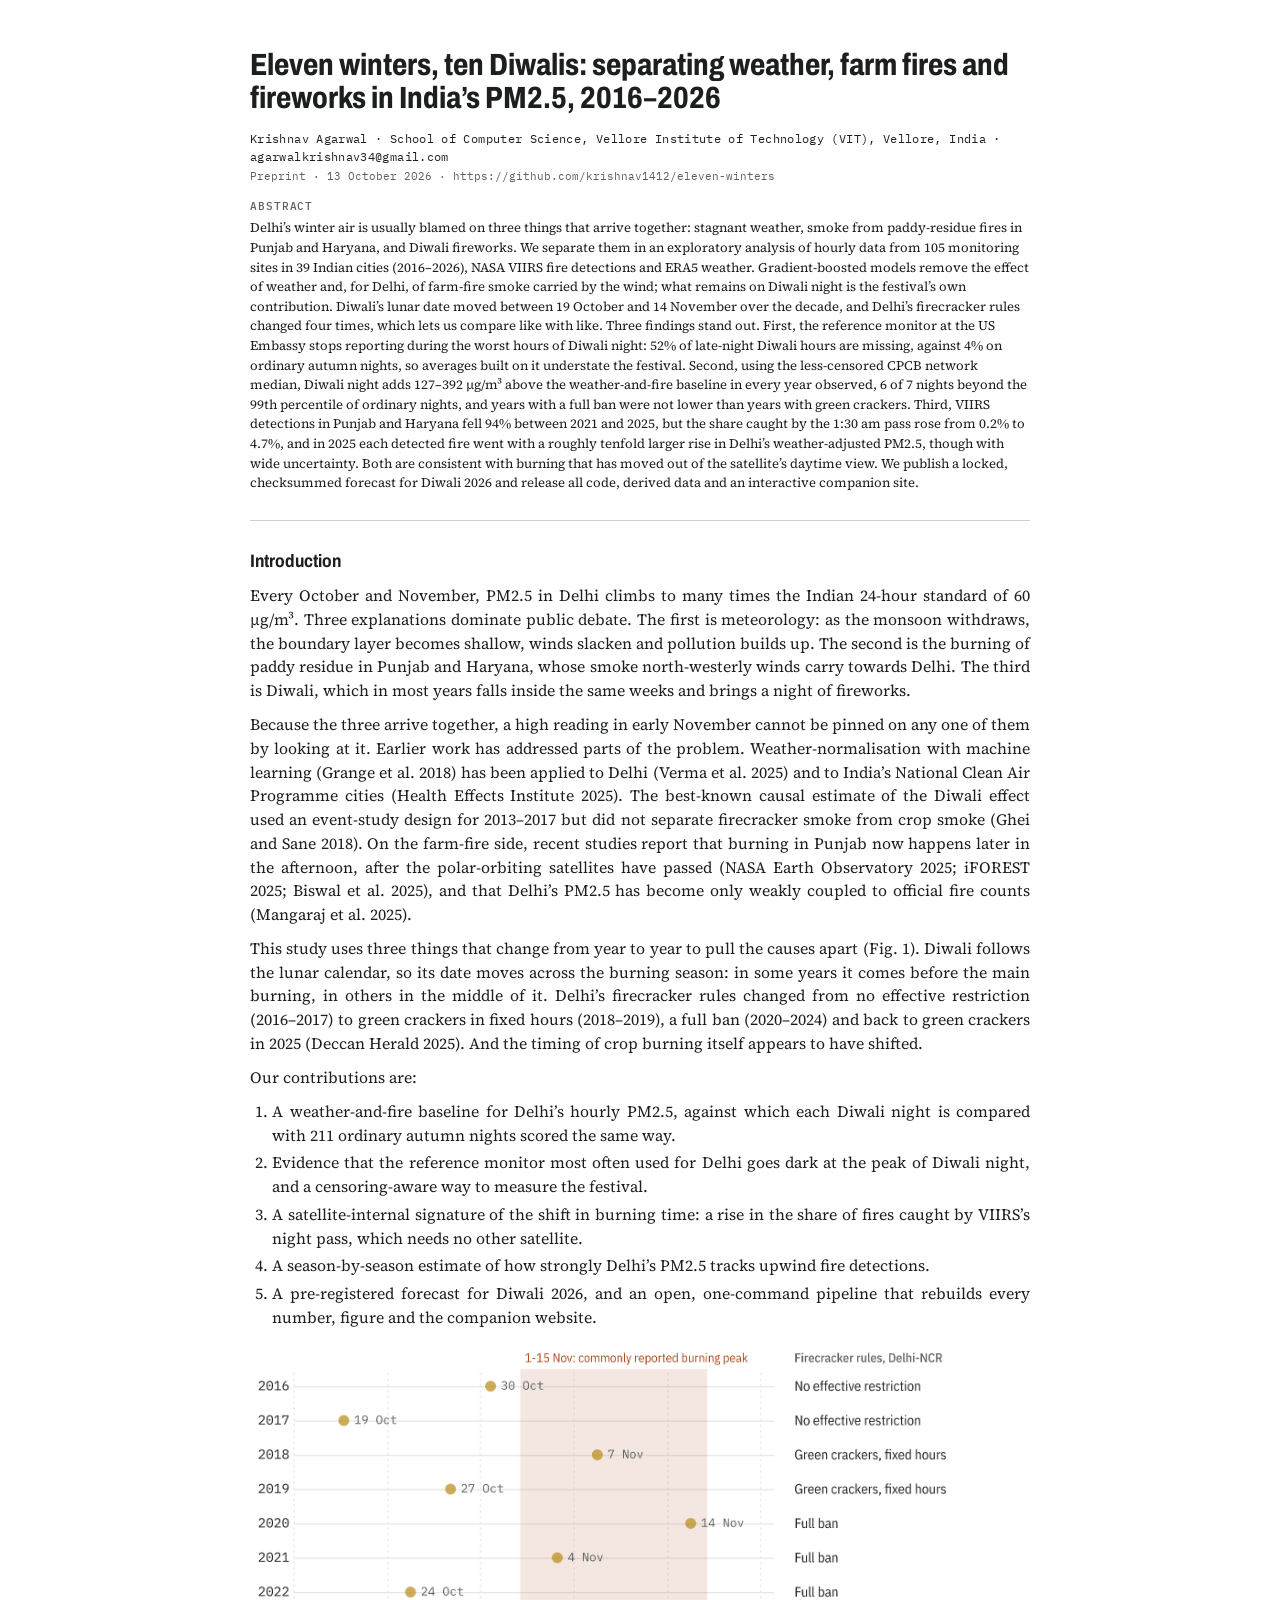
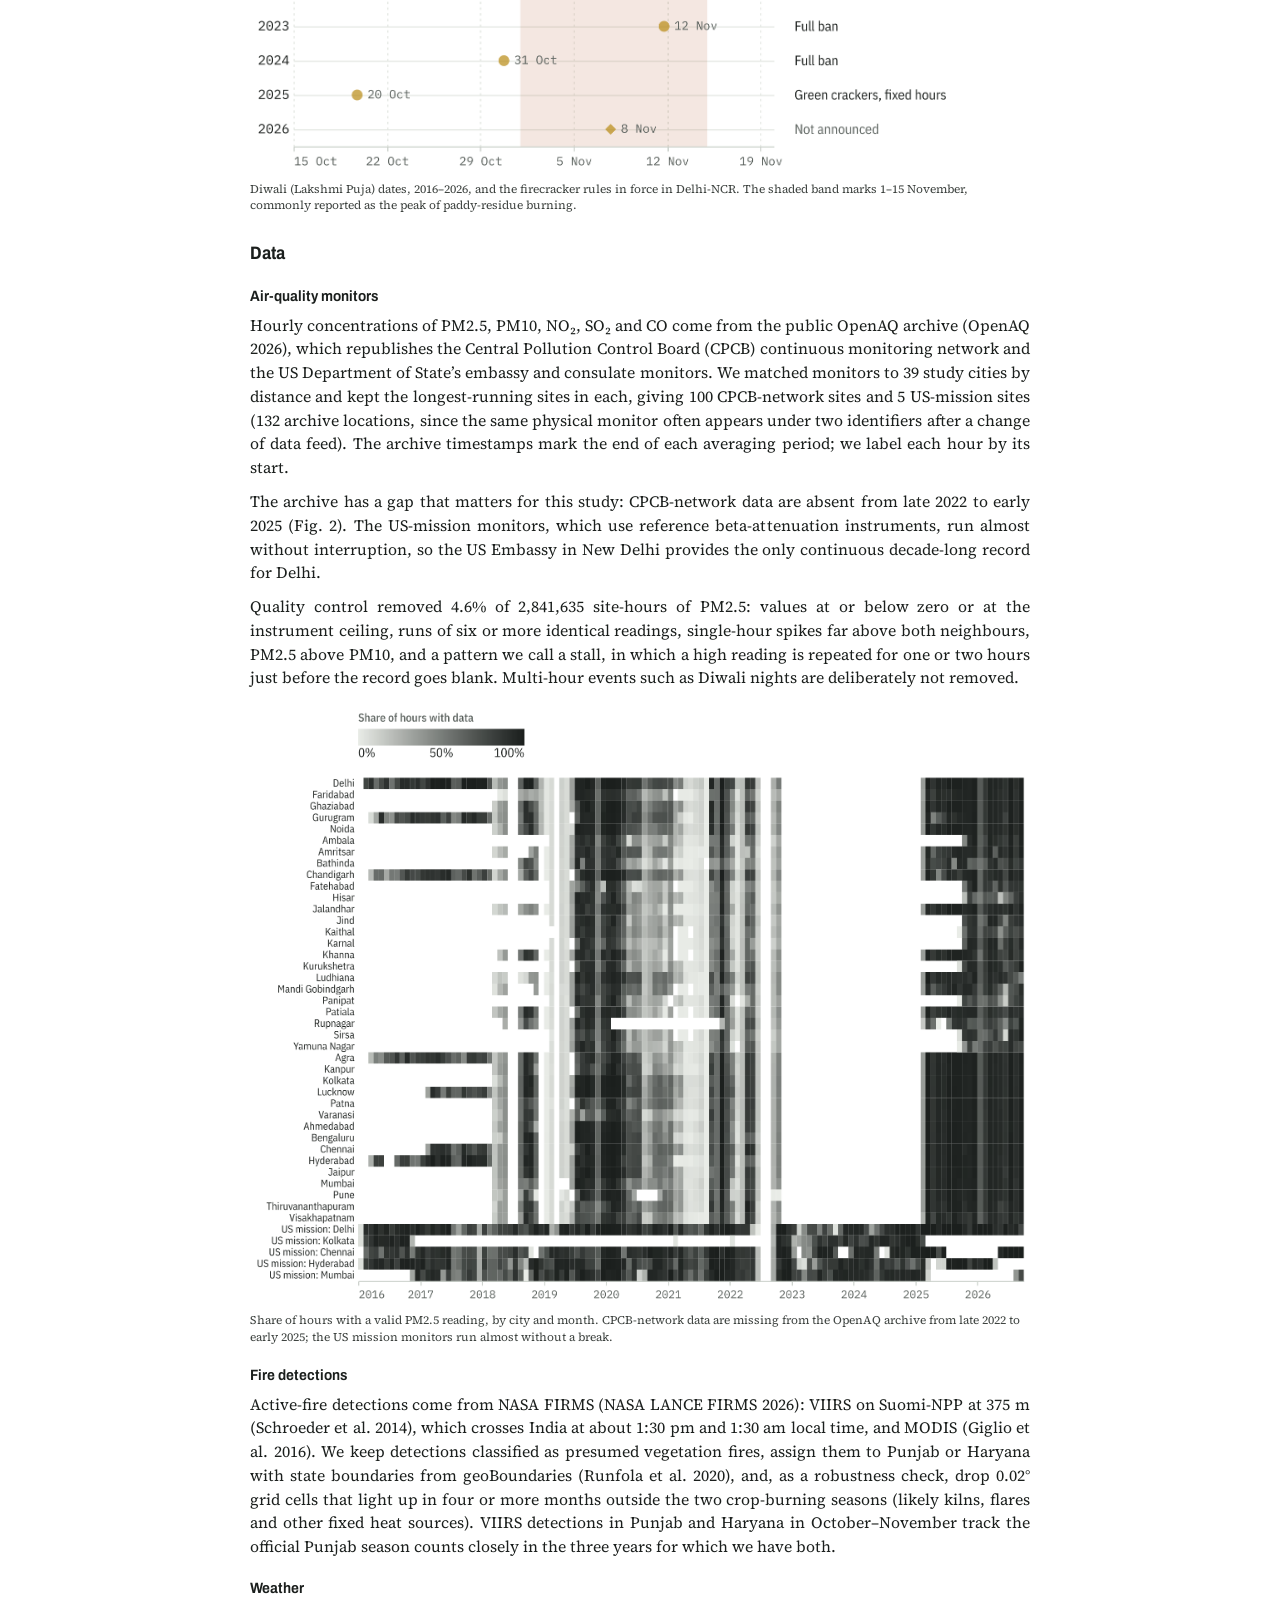
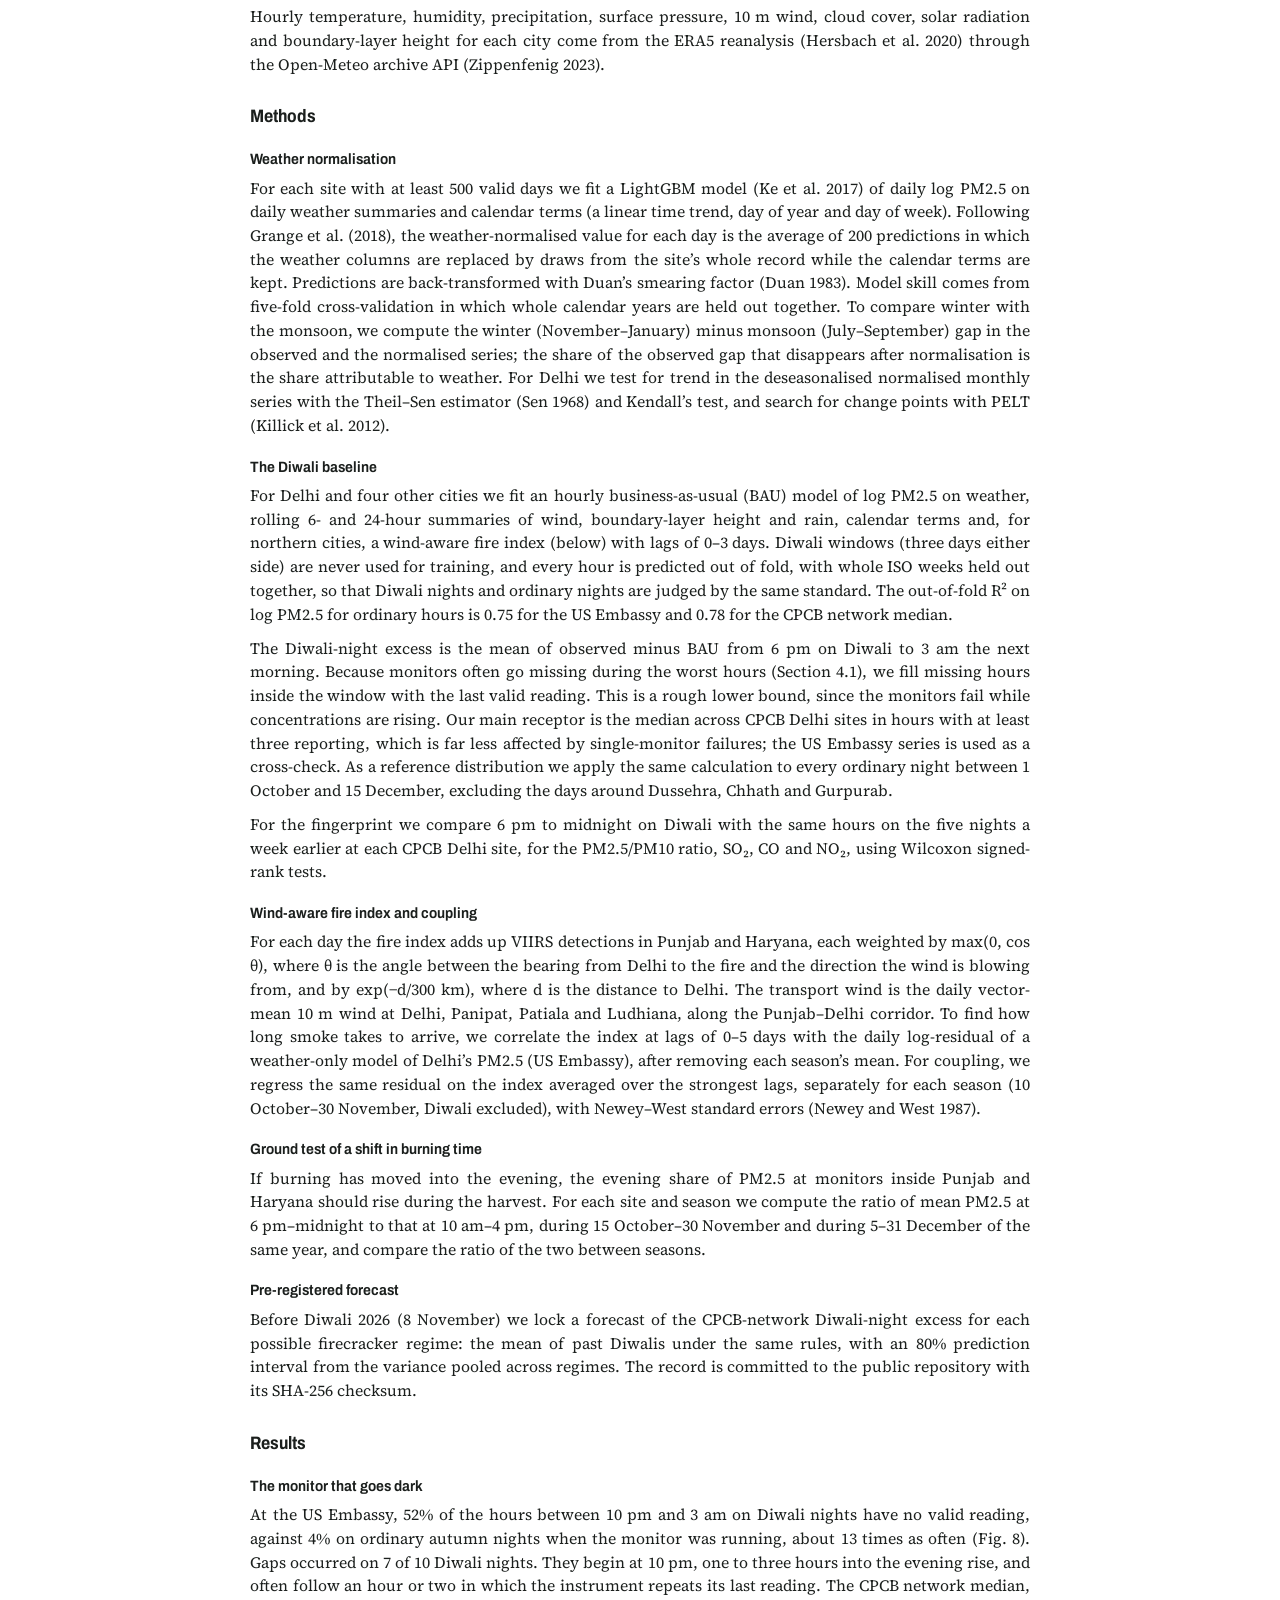
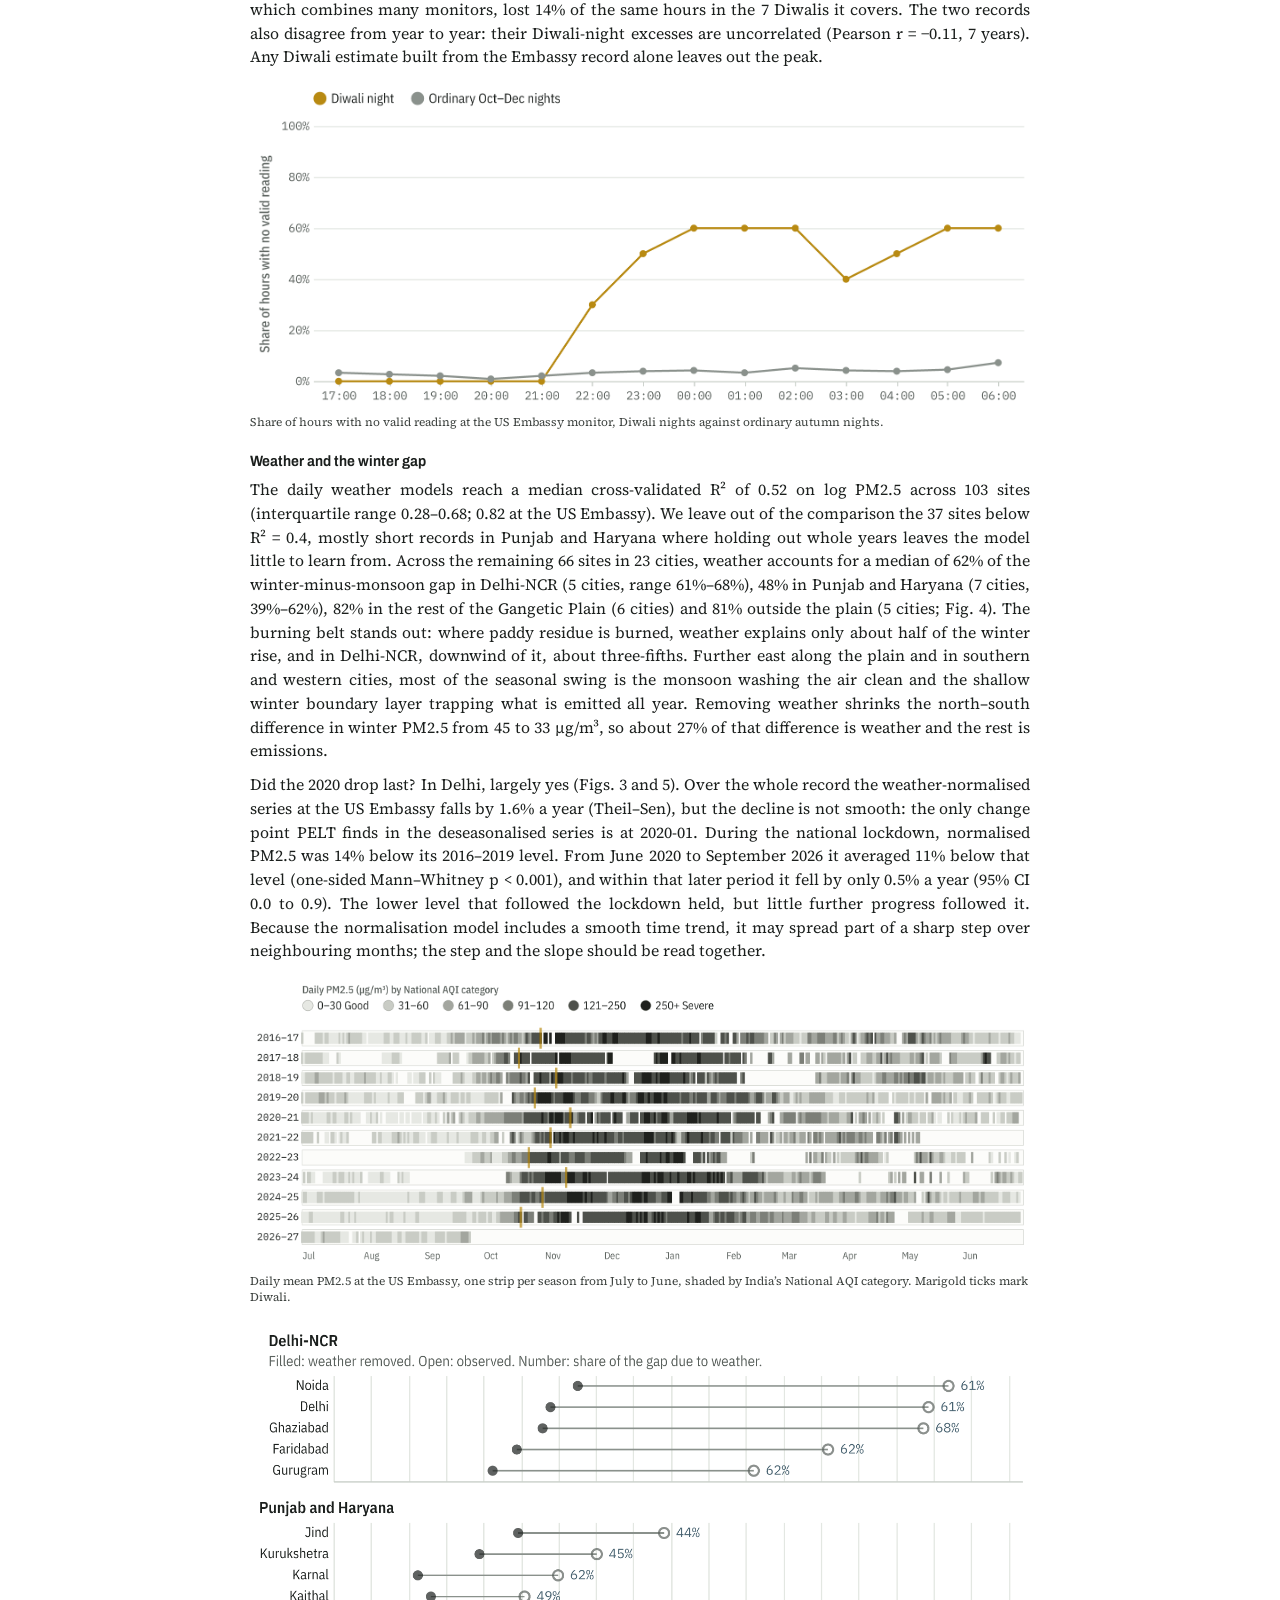
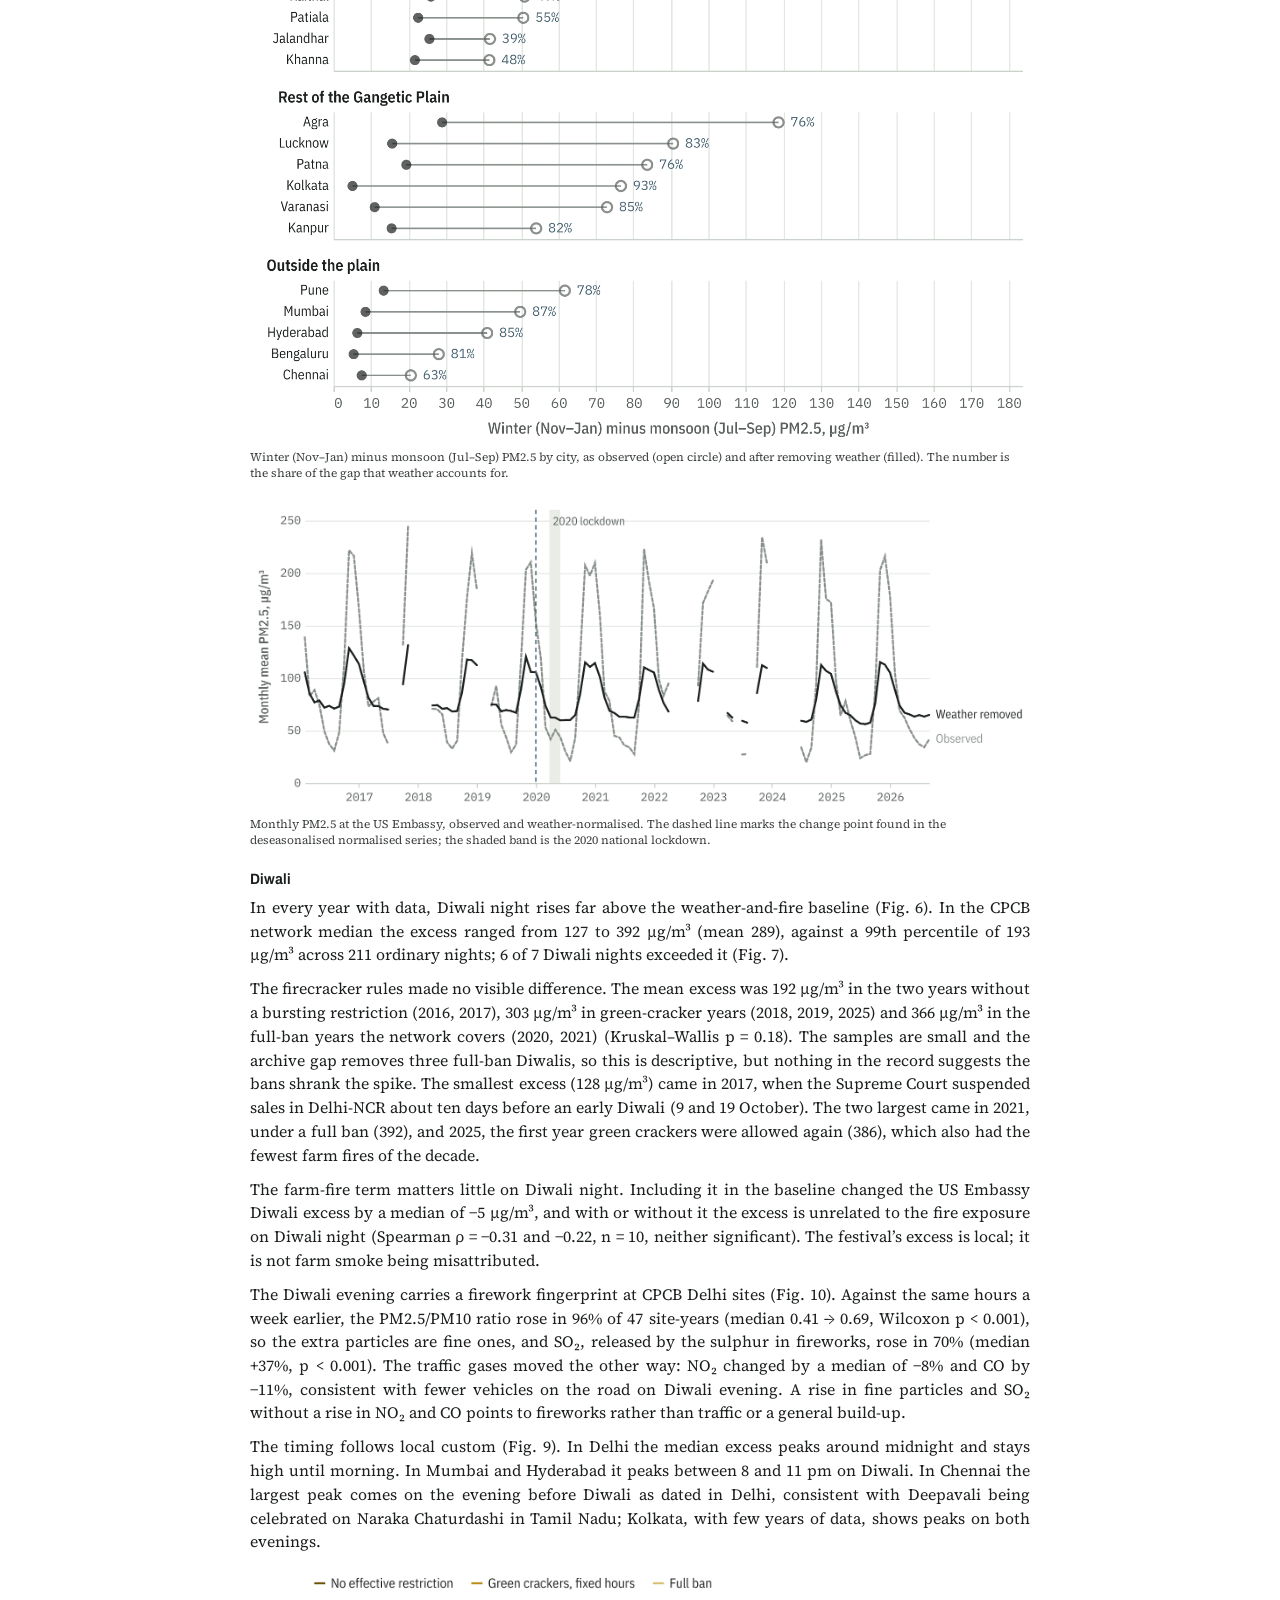
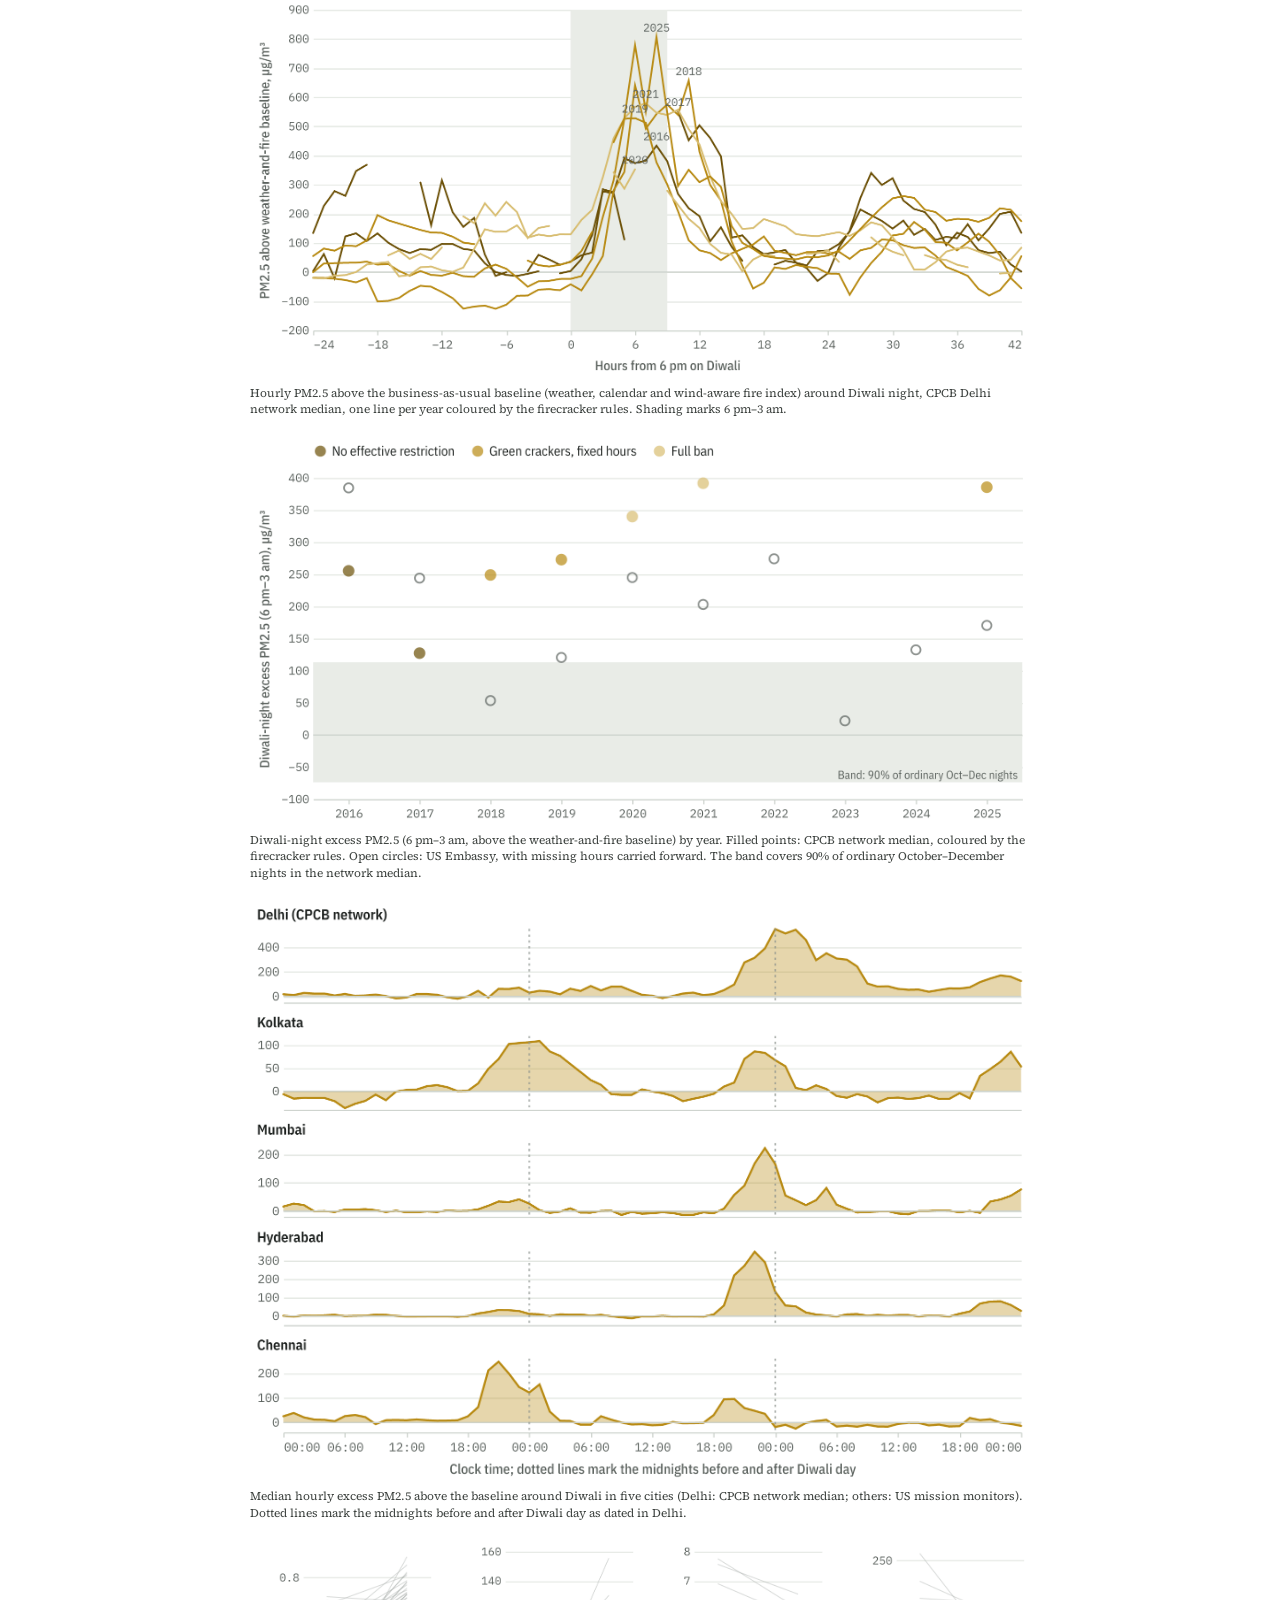
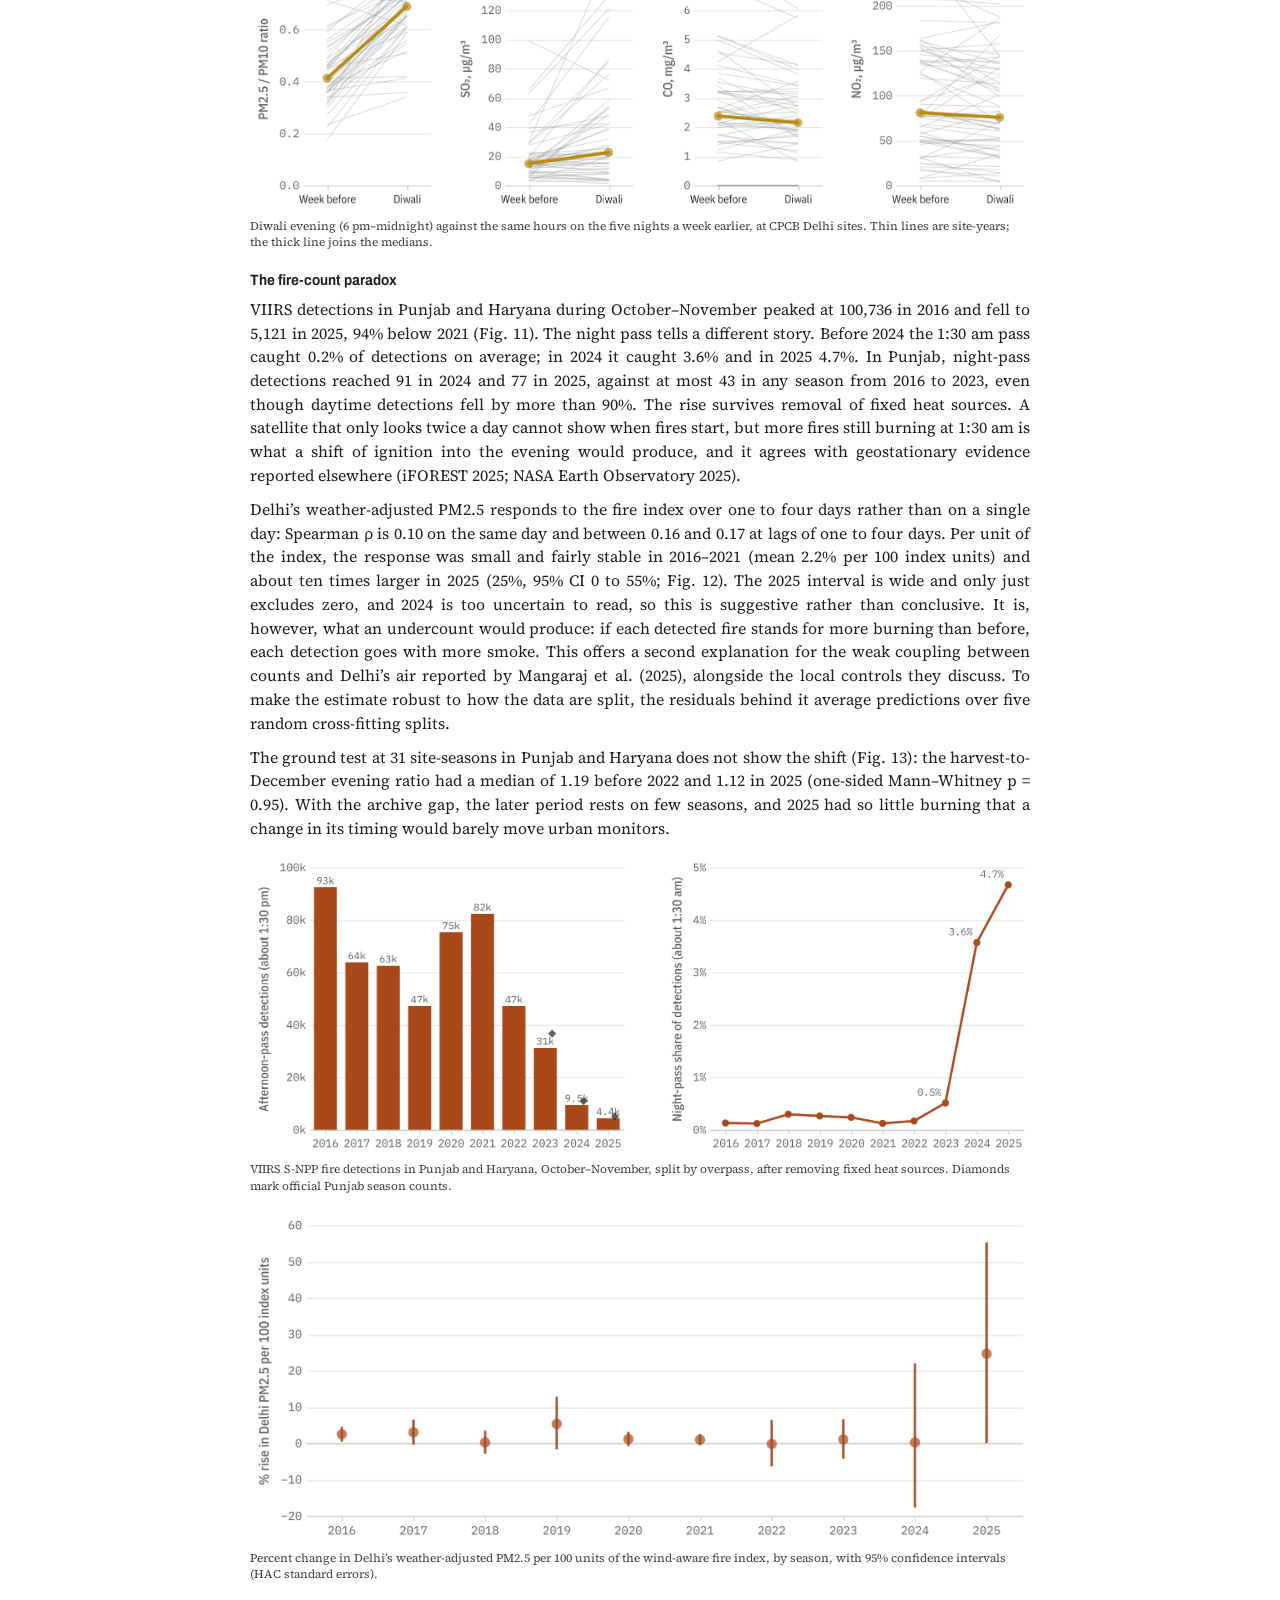
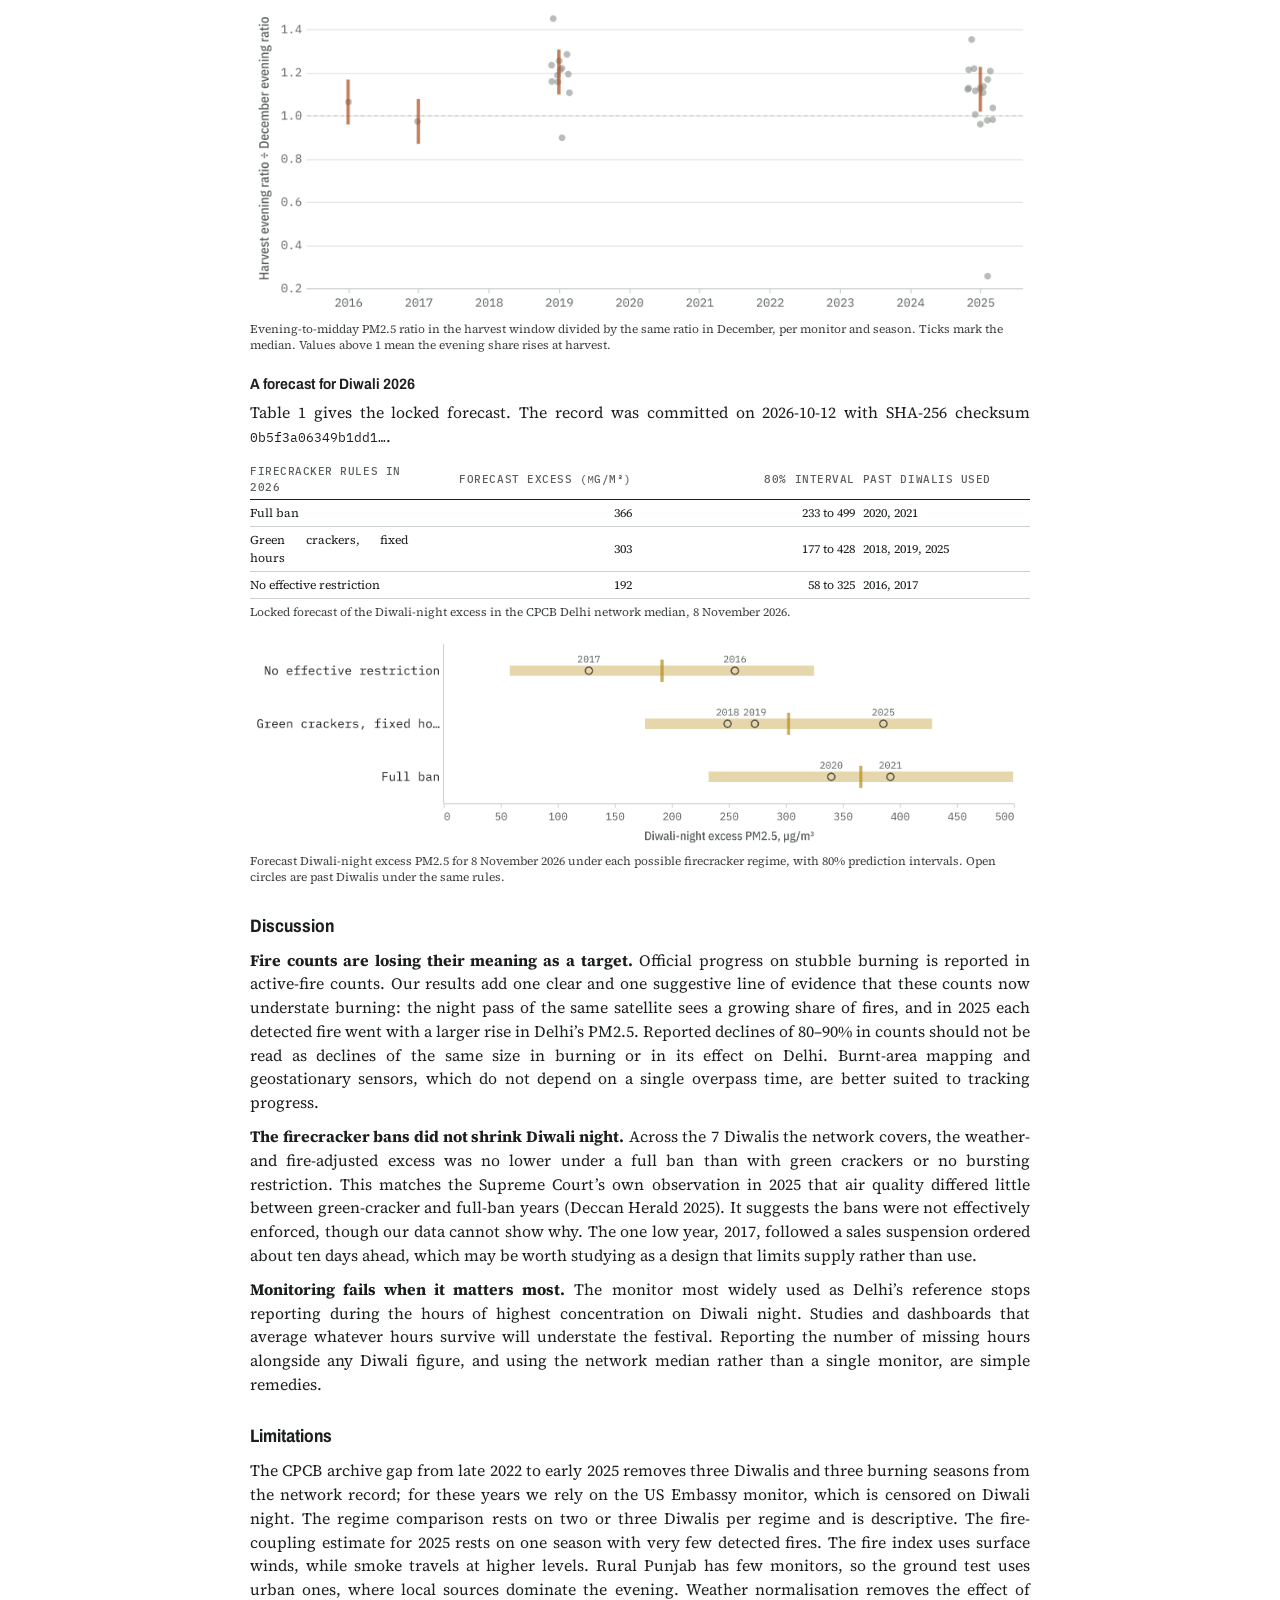
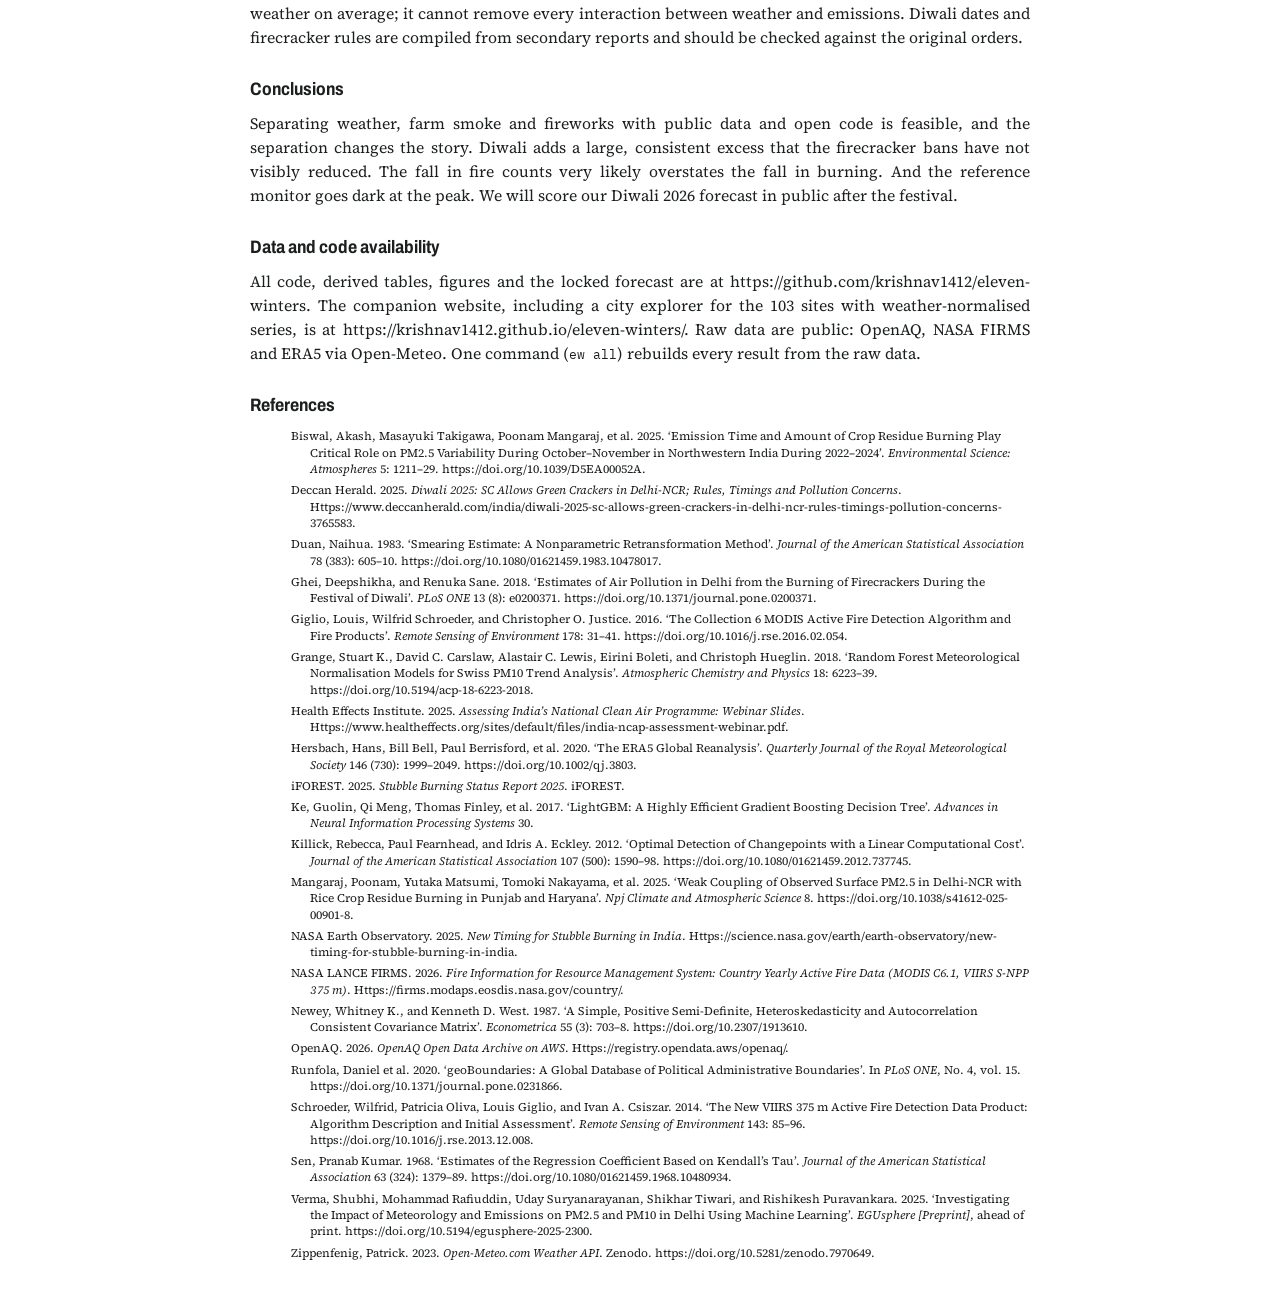
<file: paper/paper.html>
<!DOCTYPE html>
<html xmlns="http://www.w3.org/1999/xhtml" lang="en-GB" xml:lang="en-GB">
<head>
  <meta charset="utf-8" />
  <meta name="generator" content="pandoc" />
  <meta name="viewport" content="width=device-width, initial-scale=1.0, user-scalable=yes" />
  <meta name="author" content="Krishnav Agarwal · School of Computer Science, Vellore Institute of Technology (VIT), Vellore, India · agarwalkrishnav34@gmail.com" />
  <meta name="keywords" content="PM2.5, Diwali, crop residue
burning, weather normalisation, VIIRS, data censoring, exploratory data
analysis, India" />
  <title>Eleven winters, ten Diwalis: separating weather, farm fires and fireworks in India’s PM2.5, 2016–2026</title>
  <style>
    /* Default styles provided by pandoc.
    ** See https://pandoc.org/MANUAL.html#variables-for-html for config info.
    */
    code{white-space: pre-wrap;}
    span.smallcaps{font-variant: small-caps;}
    div.columns{display: flex; gap: min(4vw, 1.5em);}
    div.column{flex: auto; overflow-x: auto;}
    div.hanging-indent{margin-left: 1.5em; text-indent: -1.5em;}
    /* The extra [class] is a hack that increases specificity enough to
       override a similar rule in reveal.js */
    ul.task-list[class]{list-style: none;}
    ul.task-list li input[type="checkbox"] {
      font-size: inherit;
      width: 0.8em;
      margin: 0 0.8em 0.2em -1.6em;
      vertical-align: middle;
    }
    .display.math{display: block; text-align: center; margin: 0.5rem auto;}
    /* CSS for citations */
    div.csl-bib-body { }
    div.csl-entry {
      clear: both;
    }
    .hanging-indent div.csl-entry {
      margin-left:2em;
      text-indent:-2em;
    }
    div.csl-left-margin {
      min-width:2em;
      float:left;
    }
    div.csl-right-inline {
      margin-left:2em;
      padding-left:1em;
    }
    div.csl-indent {
      margin-left: 2em;
    }  </style>
  <link rel="stylesheet" href="paper.css" />
  <link rel="stylesheet" href="https://fonts.googleapis.com/css2?family=Archivo:wdth,wght@62..125,100..900&family=IBM+Plex+Mono:wght@400;500&family=Source+Serif+4:ital,opsz,wght@0,8..60,200..900;1,8..60,200..900&display=swap">
</head>
<body>
<header id="title-block-header">
<h1 class="title">Eleven winters, ten Diwalis: separating weather, farm
fires and fireworks in India’s PM2.5, 2016–2026</h1>
<p class="author">Krishnav Agarwal · School of Computer Science, Vellore
Institute of Technology (VIT), Vellore, India ·
agarwalkrishnav34@gmail.com</p>
<p class="date">Preprint · 13 October 2026 ·
https://github.com/krishnav1412/eleven-winters</p>
<div class="abstract">
<div class="abstract-title">Abstract</div>
<p>Delhi’s winter air is usually blamed on three things that arrive
together: stagnant weather, smoke from paddy-residue fires in Punjab and
Haryana, and Diwali fireworks. We separate them in an exploratory
analysis of hourly data from 105 monitoring sites in 39 Indian cities
(2016–2026), NASA VIIRS fire detections and ERA5 weather.
Gradient-boosted models remove the effect of weather and, for Delhi, of
farm-fire smoke carried by the wind; what remains on Diwali night is the
festival’s own contribution. Diwali’s lunar date moved between 19
October and 14 November over the decade, and Delhi’s firecracker rules
changed four times, which lets us compare like with like. Three findings
stand out. First, the reference monitor at the US Embassy stops
reporting during the worst hours of Diwali night: 52% of late-night
Diwali hours are missing, against 4% on ordinary autumn nights, so
averages built on it understate the festival. Second, using the
less-censored CPCB network median, Diwali night adds 127–392 µg/m³ above
the weather-and-fire baseline in every year observed, 6 of 7 nights
beyond the 99th percentile of ordinary nights, and years with a full ban
were not lower than years with green crackers. Third, VIIRS detections
in Punjab and Haryana fell 94% between 2021 and 2025, but the share
caught by the 1:30 am pass rose from 0.2% to 4.7%, and in 2025 each
detected fire went with a roughly tenfold larger rise in Delhi’s
weather-adjusted PM2.5, though with wide uncertainty. Both are
consistent with burning that has moved out of the satellite’s daytime
view. We publish a locked, checksummed forecast for Diwali 2026 and
release all code, derived data and an interactive companion site.</p>
</div>
</header>
<h1 id="introduction">Introduction</h1>
<p>Every October and November, PM2.5 in Delhi climbs to many times the
Indian 24-hour standard of 60 µg/m³. Three explanations dominate public
debate. The first is meteorology: as the monsoon withdraws, the boundary
layer becomes shallow, winds slacken and pollution builds up. The second
is the burning of paddy residue in Punjab and Haryana, whose smoke
north-westerly winds carry towards Delhi. The third is Diwali, which in
most years falls inside the same weeks and brings a night of
fireworks.</p>
<p>Because the three arrive together, a high reading in early November
cannot be pinned on any one of them by looking at it. Earlier work has
addressed parts of the problem. Weather-normalisation with machine
learning <span class="citation" data-cites="grange2018">(<a
href="#ref-grange2018" role="doc-biblioref">Grange et al.
2018</a>)</span> has been applied to Delhi <span class="citation"
data-cites="verma2025">(<a href="#ref-verma2025"
role="doc-biblioref">Verma et al. 2025</a>)</span> and to India’s
National Clean Air Programme cities <span class="citation"
data-cites="hei_ncap">(<a href="#ref-hei_ncap"
role="doc-biblioref">Health Effects Institute 2025</a>)</span>. The
best-known causal estimate of the Diwali effect used an event-study
design for 2013–2017 but did not separate firecracker smoke from crop
smoke <span class="citation" data-cites="ghei2018">(<a
href="#ref-ghei2018" role="doc-biblioref">Ghei and Sane
2018</a>)</span>. On the farm-fire side, recent studies report that
burning in Punjab now happens later in the afternoon, after the
polar-orbiting satellites have passed <span class="citation"
data-cites="nasaeo2025 iforest2025 biswal2025">(<a
href="#ref-nasaeo2025" role="doc-biblioref">NASA Earth Observatory
2025</a>; <a href="#ref-iforest2025" role="doc-biblioref"><span
class="nocase">iFOREST</span> 2025</a>; <a href="#ref-biswal2025"
role="doc-biblioref">Biswal et al. 2025</a>)</span>, and that Delhi’s
PM2.5 has become only weakly coupled to official fire counts <span
class="citation" data-cites="mangaraj2025">(<a href="#ref-mangaraj2025"
role="doc-biblioref"><span class="nocase">Mangaraj et al.</span>
2025</a>)</span>.</p>
<p>This study uses three things that change from year to year to pull
the causes apart (Fig. 1). Diwali follows the lunar calendar, so its
date moves across the burning season: in some years it comes before the
main burning, in others in the middle of it. Delhi’s firecracker rules
changed from no effective restriction (2016–2017) to green crackers in
fixed hours (2018–2019), a full ban (2020–2024) and back to green
crackers in 2025 <span class="citation" data-cites="dh2025">(<a
href="#ref-dh2025" role="doc-biblioref">Deccan Herald 2025</a>)</span>.
And the timing of crop burning itself appears to have shifted.</p>
<p>Our contributions are:</p>
<ol type="1">
<li>A weather-and-fire baseline for Delhi’s hourly PM2.5, against which
each Diwali night is compared with 211 ordinary autumn nights scored the
same way.</li>
<li>Evidence that the reference monitor most often used for Delhi goes
dark at the peak of Diwali night, and a censoring-aware way to measure
the festival.</li>
<li>A satellite-internal signature of the shift in burning time: a rise
in the share of fires caught by VIIRS’s night pass, which needs no other
satellite.</li>
<li>A season-by-season estimate of how strongly Delhi’s PM2.5 tracks
upwind fire detections.</li>
<li>A pre-registered forecast for Diwali 2026, and an open, one-command
pipeline that rebuilds every number, figure and the companion
website.</li>
</ol>
<figure>
<img src="figures/fig01_design.png" style="width:100.0%"
alt="Diwali (Lakshmi Puja) dates, 2016–2026, and the firecracker rules in force in Delhi-NCR. The shaded band marks 1–15 November, commonly reported as the peak of paddy-residue burning." />
<figcaption aria-hidden="true">Diwali (Lakshmi Puja) dates, 2016–2026,
and the firecracker rules in force in Delhi-NCR. The shaded band marks
1–15 November, commonly reported as the peak of paddy-residue
burning.</figcaption>
</figure>
<h1 id="data">Data</h1>
<h2 id="air-quality-monitors">Air-quality monitors</h2>
<p>Hourly concentrations of PM2.5, PM10, NO₂, SO₂ and CO come from the
public OpenAQ archive <span class="citation" data-cites="openaq">(<a
href="#ref-openaq" role="doc-biblioref">OpenAQ 2026</a>)</span>, which
republishes the Central Pollution Control Board (CPCB) continuous
monitoring network and the US Department of State’s embassy and
consulate monitors. We matched monitors to 39 study cities by distance
and kept the longest-running sites in each, giving 100 CPCB-network
sites and 5 US-mission sites (132 archive locations, since the same
physical monitor often appears under two identifiers after a change of
data feed). The archive timestamps mark the end of each averaging
period; we label each hour by its start.</p>
<p>The archive has a gap that matters for this study: CPCB-network data
are absent from late 2022 to early 2025 (Fig. 2). The US-mission
monitors, which use reference beta-attenuation instruments, run almost
without interruption, so the US Embassy in New Delhi provides the only
continuous decade-long record for Delhi.</p>
<p>Quality control removed 4.6% of 2,841,635 site-hours of PM2.5: values
at or below zero or at the instrument ceiling, runs of six or more
identical readings, single-hour spikes far above both neighbours, PM2.5
above PM10, and a pattern we call a stall, in which a high reading is
repeated for one or two hours just before the record goes blank.
Multi-hour events such as Diwali nights are deliberately not
removed.</p>
<figure>
<img src="figures/fig02_coverage.png" style="width:100.0%"
alt="Share of hours with a valid PM2.5 reading, by city and month. CPCB-network data are missing from the OpenAQ archive from late 2022 to early 2025; the US mission monitors run almost without a break." />
<figcaption aria-hidden="true">Share of hours with a valid PM2.5
reading, by city and month. CPCB-network data are missing from the
OpenAQ archive from late 2022 to early 2025; the US mission monitors run
almost without a break.</figcaption>
</figure>
<h2 id="fire-detections">Fire detections</h2>
<p>Active-fire detections come from NASA FIRMS <span class="citation"
data-cites="firms">(<a href="#ref-firms" role="doc-biblioref">NASA LANCE
FIRMS 2026</a>)</span>: VIIRS on Suomi-NPP at 375 m <span
class="citation" data-cites="schroeder2014">(<a
href="#ref-schroeder2014" role="doc-biblioref">Schroeder et al.
2014</a>)</span>, which crosses India at about 1:30 pm and 1:30 am local
time, and MODIS <span class="citation" data-cites="giglio2016">(<a
href="#ref-giglio2016" role="doc-biblioref">Giglio et al.
2016</a>)</span>. We keep detections classified as presumed vegetation
fires, assign them to Punjab or Haryana with state boundaries from
geoBoundaries <span class="citation" data-cites="geoboundaries">(<a
href="#ref-geoboundaries" role="doc-biblioref"><span
class="nocase">Runfola et al.</span> 2020</a>)</span>, and, as a
robustness check, drop 0.02° grid cells that light up in four or more
months outside the two crop-burning seasons (likely kilns, flares and
other fixed heat sources). VIIRS detections in Punjab and Haryana in
October–November track the official Punjab season counts closely in the
three years for which we have both.</p>
<h2 id="weather">Weather</h2>
<p>Hourly temperature, humidity, precipitation, surface pressure, 10 m
wind, cloud cover, solar radiation and boundary-layer height for each
city come from the ERA5 reanalysis <span class="citation"
data-cites="hersbach2020">(<a href="#ref-hersbach2020"
role="doc-biblioref"><span class="nocase">Hersbach et al.</span>
2020</a>)</span> through the Open-Meteo archive API <span
class="citation" data-cites="zippenfenig2023">(<a
href="#ref-zippenfenig2023" role="doc-biblioref">Zippenfenig
2023</a>)</span>.</p>
<h1 id="methods">Methods</h1>
<h2 id="weather-normalisation">Weather normalisation</h2>
<p>For each site with at least 500 valid days we fit a LightGBM model
<span class="citation" data-cites="ke2017">(<a href="#ref-ke2017"
role="doc-biblioref">Ke et al. 2017</a>)</span> of daily log PM2.5 on
daily weather summaries and calendar terms (a linear time trend, day of
year and day of week). Following <span class="citation"
data-cites="grange2018">Grange et al. (<a href="#ref-grange2018"
role="doc-biblioref">2018</a>)</span>, the weather-normalised value for
each day is the average of 200 predictions in which the weather columns
are replaced by draws from the site’s whole record while the calendar
terms are kept. Predictions are back-transformed with Duan’s smearing
factor <span class="citation" data-cites="duan1983">(<a
href="#ref-duan1983" role="doc-biblioref">Duan 1983</a>)</span>. Model
skill comes from five-fold cross-validation in which whole calendar
years are held out together. To compare winter with the monsoon, we
compute the winter (November–January) minus monsoon (July–September) gap
in the observed and the normalised series; the share of the observed gap
that disappears after normalisation is the share attributable to
weather. For Delhi we test for trend in the deseasonalised normalised
monthly series with the Theil–Sen estimator <span class="citation"
data-cites="sen1968">(<a href="#ref-sen1968" role="doc-biblioref">Sen
1968</a>)</span> and Kendall’s test, and search for change points with
PELT <span class="citation" data-cites="killick2012">(<a
href="#ref-killick2012" role="doc-biblioref">Killick et al.
2012</a>)</span>.</p>
<h2 id="the-diwali-baseline">The Diwali baseline</h2>
<p>For Delhi and four other cities we fit an hourly business-as-usual
(BAU) model of log PM2.5 on weather, rolling 6- and 24-hour summaries of
wind, boundary-layer height and rain, calendar terms and, for northern
cities, a wind-aware fire index (below) with lags of 0–3 days. Diwali
windows (three days either side) are never used for training, and every
hour is predicted out of fold, with whole ISO weeks held out together,
so that Diwali nights and ordinary nights are judged by the same
standard. The out-of-fold R² on log PM2.5 for ordinary hours is 0.75 for
the US Embassy and 0.78 for the CPCB network median.</p>
<p>The Diwali-night excess is the mean of observed minus BAU from 6 pm
on Diwali to 3 am the next morning. Because monitors often go missing
during the worst hours (Section 4.1), we fill missing hours inside the
window with the last valid reading. This is a rough lower bound, since
the monitors fail while concentrations are rising. Our main receptor is
the median across CPCB Delhi sites in hours with at least three
reporting, which is far less affected by single-monitor failures; the US
Embassy series is used as a cross-check. As a reference distribution we
apply the same calculation to every ordinary night between 1 October and
15 December, excluding the days around Dussehra, Chhath and
Gurpurab.</p>
<p>For the fingerprint we compare 6 pm to midnight on Diwali with the
same hours on the five nights a week earlier at each CPCB Delhi site,
for the PM2.5/PM10 ratio, SO₂, CO and NO₂, using Wilcoxon signed-rank
tests.</p>
<h2 id="wind-aware-fire-index-and-coupling">Wind-aware fire index and
coupling</h2>
<p>For each day the fire index adds up VIIRS detections in Punjab and
Haryana, each weighted by max(0, cos θ), where θ is the angle between
the bearing from Delhi to the fire and the direction the wind is blowing
from, and by exp(−d/300 km), where d is the distance to Delhi. The
transport wind is the daily vector-mean 10 m wind at Delhi, Panipat,
Patiala and Ludhiana, along the Punjab–Delhi corridor. To find how long
smoke takes to arrive, we correlate the index at lags of 0–5 days with
the daily log-residual of a weather-only model of Delhi’s PM2.5 (US
Embassy), after removing each season’s mean. For coupling, we regress
the same residual on the index averaged over the strongest lags,
separately for each season (10 October–30 November, Diwali excluded),
with Newey–West standard errors <span class="citation"
data-cites="newey1987">(<a href="#ref-newey1987"
role="doc-biblioref">Newey and West 1987</a>)</span>.</p>
<h2 id="ground-test-of-a-shift-in-burning-time">Ground test of a shift
in burning time</h2>
<p>If burning has moved into the evening, the evening share of PM2.5 at
monitors inside Punjab and Haryana should rise during the harvest. For
each site and season we compute the ratio of mean PM2.5 at 6 pm–midnight
to that at 10 am–4 pm, during 15 October–30 November and during 5–31
December of the same year, and compare the ratio of the two between
seasons.</p>
<h2 id="pre-registered-forecast">Pre-registered forecast</h2>
<p>Before Diwali 2026 (8 November) we lock a forecast of the
CPCB-network Diwali-night excess for each possible firecracker regime:
the mean of past Diwalis under the same rules, with an 80% prediction
interval from the variance pooled across regimes. The record is
committed to the public repository with its SHA-256 checksum.</p>
<h1 id="results">Results</h1>
<h2 id="the-monitor-that-goes-dark">The monitor that goes dark</h2>
<p>At the US Embassy, 52% of the hours between 10 pm and 3 am on Diwali
nights have no valid reading, against 4% on ordinary autumn nights when
the monitor was running, about 13 times as often (Fig. 8). Gaps occurred
on 7 of 10 Diwali nights. They begin at 10 pm, one to three hours into
the evening rise, and often follow an hour or two in which the
instrument repeats its last reading. The CPCB network median, which
combines many monitors, lost 14% of the same hours in the 7 Diwalis it
covers. The two records also disagree from year to year: their
Diwali-night excesses are uncorrelated (Pearson r = −0.11, 7 years). Any
Diwali estimate built from the Embassy record alone leaves out the
peak.</p>
<figure>
<img src="figures/fig08_censoring.png" style="width:100.0%"
alt="Share of hours with no valid reading at the US Embassy monitor, Diwali nights against ordinary autumn nights." />
<figcaption aria-hidden="true">Share of hours with no valid reading at
the US Embassy monitor, Diwali nights against ordinary autumn
nights.</figcaption>
</figure>
<h2 id="weather-and-the-winter-gap">Weather and the winter gap</h2>
<p>The daily weather models reach a median cross-validated R² of 0.52 on
log PM2.5 across 103 sites (interquartile range 0.28–0.68; 0.82 at the
US Embassy). We leave out of the comparison the 37 sites below R² = 0.4,
mostly short records in Punjab and Haryana where holding out whole years
leaves the model little to learn from. Across the remaining 66 sites in
23 cities, weather accounts for a median of 62% of the
winter-minus-monsoon gap in Delhi-NCR (5 cities, range 61%–68%), 48% in
Punjab and Haryana (7 cities, 39%–62%), 82% in the rest of the Gangetic
Plain (6 cities) and 81% outside the plain (5 cities; Fig. 4). The
burning belt stands out: where paddy residue is burned, weather explains
only about half of the winter rise, and in Delhi-NCR, downwind of it,
about three-fifths. Further east along the plain and in southern and
western cities, most of the seasonal swing is the monsoon washing the
air clean and the shallow winter boundary layer trapping what is emitted
all year. Removing weather shrinks the north–south difference in winter
PM2.5 from 45 to 33 µg/m³, so about 27% of that difference is weather
and the rest is emissions.</p>
<p>Did the 2020 drop last? In Delhi, largely yes (Figs. 3 and 5). Over
the whole record the weather-normalised series at the US Embassy falls
by 1.6% a year (Theil–Sen), but the decline is not smooth: the only
change point PELT finds in the deseasonalised series is at 2020-01.
During the national lockdown, normalised PM2.5 was 14% below its
2016–2019 level. From June 2020 to September 2026 it averaged 11% below
that level (one-sided Mann–Whitney p &lt; 0.001), and within that later
period it fell by only 0.5% a year (95% CI 0.0 to 0.9). The lower level
that followed the lockdown held, but little further progress followed
it. Because the normalisation model includes a smooth time trend, it may
spread part of a sharp step over neighbouring months; the step and the
slope should be read together.</p>
<figure>
<img src="figures/fig03_tape.png" style="width:100.0%"
alt="Daily mean PM2.5 at the US Embassy, one strip per season from July to June, shaded by India’s National AQI category. Marigold ticks mark Diwali." />
<figcaption aria-hidden="true">Daily mean PM2.5 at the US Embassy, one
strip per season from July to June, shaded by India’s National AQI
category. Marigold ticks mark Diwali.</figcaption>
</figure>
<figure>
<img src="figures/fig04_gap.png" style="width:100.0%"
alt="Winter (Nov–Jan) minus monsoon (Jul–Sep) PM2.5 by city, as observed (open circle) and after removing weather (filled). The number is the share of the gap that weather accounts for." />
<figcaption aria-hidden="true">Winter (Nov–Jan) minus monsoon (Jul–Sep)
PM2.5 by city, as observed (open circle) and after removing weather
(filled). The number is the share of the gap that weather accounts
for.</figcaption>
</figure>
<figure>
<img src="figures/fig05_trend.png" style="width:100.0%"
alt="Monthly PM2.5 at the US Embassy, observed and weather-normalised. The dashed line marks the change point found in the deseasonalised normalised series; the shaded band is the 2020 national lockdown." />
<figcaption aria-hidden="true">Monthly PM2.5 at the US Embassy, observed
and weather-normalised. The dashed line marks the change point found in
the deseasonalised normalised series; the shaded band is the 2020
national lockdown.</figcaption>
</figure>
<h2 id="diwali">Diwali</h2>
<p>In every year with data, Diwali night rises far above the
weather-and-fire baseline (Fig. 6). In the CPCB network median the
excess ranged from 127 to 392 µg/m³ (mean 289), against a 99th
percentile of 193 µg/m³ across 211 ordinary nights; 6 of 7 Diwali nights
exceeded it (Fig. 7).</p>
<p>The firecracker rules made no visible difference. The mean excess was
192 µg/m³ in the two years without a bursting restriction (2016, 2017),
303 µg/m³ in green-cracker years (2018, 2019, 2025) and 366 µg/m³ in the
full-ban years the network covers (2020, 2021) (Kruskal–Wallis p =
0.18). The samples are small and the archive gap removes three full-ban
Diwalis, so this is descriptive, but nothing in the record suggests the
bans shrank the spike. The smallest excess (128 µg/m³) came in 2017,
when the Supreme Court suspended sales in Delhi-NCR about ten days
before an early Diwali (9 and 19 October). The two largest came in 2021,
under a full ban (392), and 2025, the first year green crackers were
allowed again (386), which also had the fewest farm fires of the
decade.</p>
<p>The farm-fire term matters little on Diwali night. Including it in
the baseline changed the US Embassy Diwali excess by a median of −5
µg/m³, and with or without it the excess is unrelated to the fire
exposure on Diwali night (Spearman ρ = −0.31 and −0.22, n = 10, neither
significant). The festival’s excess is local; it is not farm smoke being
misattributed.</p>
<p>The Diwali evening carries a firework fingerprint at CPCB Delhi sites
(Fig. 10). Against the same hours a week earlier, the PM2.5/PM10 ratio
rose in 96% of 47 site-years (median 0.41 → 0.69, Wilcoxon p &lt;
0.001), so the extra particles are fine ones, and SO₂, released by the
sulphur in fireworks, rose in 70% (median +37%, p &lt; 0.001). The
traffic gases moved the other way: NO₂ changed by a median of −8% and CO
by −11%, consistent with fewer vehicles on the road on Diwali evening. A
rise in fine particles and SO₂ without a rise in NO₂ and CO points to
fireworks rather than traffic or a general build-up.</p>
<p>The timing follows local custom (Fig. 9). In Delhi the median excess
peaks around midnight and stays high until morning. In Mumbai and
Hyderabad it peaks between 8 and 11 pm on Diwali. In Chennai the largest
peak comes on the evening before Diwali as dated in Delhi, consistent
with Deepavali being celebrated on Naraka Chaturdashi in Tamil Nadu;
Kolkata, with few years of data, shows peaks on both evenings.</p>
<figure>
<img src="figures/fig06_event.png" style="width:100.0%"
alt="Hourly PM2.5 above the business-as-usual baseline (weather, calendar and wind-aware fire index) around Diwali night, CPCB Delhi network median, one line per year coloured by the firecracker rules. Shading marks 6 pm–3 am." />
<figcaption aria-hidden="true">Hourly PM2.5 above the business-as-usual
baseline (weather, calendar and wind-aware fire index) around Diwali
night, CPCB Delhi network median, one line per year coloured by the
firecracker rules. Shading marks 6 pm–3 am.</figcaption>
</figure>
<figure>
<img src="figures/fig07_nights.png" style="width:100.0%"
alt="Diwali-night excess PM2.5 (6 pm–3 am, above the weather-and-fire baseline) by year. Filled points: CPCB network median, coloured by the firecracker rules. Open circles: US Embassy, with missing hours carried forward. The band covers 90% of ordinary October–December nights in the network median." />
<figcaption aria-hidden="true">Diwali-night excess PM2.5 (6 pm–3 am,
above the weather-and-fire baseline) by year. Filled points: CPCB
network median, coloured by the firecracker rules. Open circles: US
Embassy, with missing hours carried forward. The band covers 90% of
ordinary October–December nights in the network median.</figcaption>
</figure>
<figure>
<img src="figures/fig09_cities.png" style="width:100.0%"
alt="Median hourly excess PM2.5 above the baseline around Diwali in five cities (Delhi: CPCB network median; others: US mission monitors). Dotted lines mark the midnights before and after Diwali day as dated in Delhi." />
<figcaption aria-hidden="true">Median hourly excess PM2.5 above the
baseline around Diwali in five cities (Delhi: CPCB network median;
others: US mission monitors). Dotted lines mark the midnights before and
after Diwali day as dated in Delhi.</figcaption>
</figure>
<figure>
<img src="figures/fig10_fingerprint.png" style="width:100.0%"
alt="Diwali evening (6 pm–midnight) against the same hours on the five nights a week earlier, at CPCB Delhi sites. Thin lines are site-years; the thick line joins the medians." />
<figcaption aria-hidden="true">Diwali evening (6 pm–midnight) against
the same hours on the five nights a week earlier, at CPCB Delhi sites.
Thin lines are site-years; the thick line joins the
medians.</figcaption>
</figure>
<h2 id="the-fire-count-paradox">The fire-count paradox</h2>
<p>VIIRS detections in Punjab and Haryana during October–November peaked
at 100,736 in 2016 and fell to 5,121 in 2025, 94% below 2021 (Fig. 11).
The night pass tells a different story. Before 2024 the 1:30 am pass
caught 0.2% of detections on average; in 2024 it caught 3.6% and in 2025
4.7%. In Punjab, night-pass detections reached 91 in 2024 and 77 in
2025, against at most 43 in any season from 2016 to 2023, even though
daytime detections fell by more than 90%. The rise survives removal of
fixed heat sources. A satellite that only looks twice a day cannot show
when fires start, but more fires still burning at 1:30 am is what a
shift of ignition into the evening would produce, and it agrees with
geostationary evidence reported elsewhere <span class="citation"
data-cites="iforest2025 nasaeo2025">(<a href="#ref-iforest2025"
role="doc-biblioref"><span class="nocase">iFOREST</span> 2025</a>; <a
href="#ref-nasaeo2025" role="doc-biblioref">NASA Earth Observatory
2025</a>)</span>.</p>
<p>Delhi’s weather-adjusted PM2.5 responds to the fire index over one to
four days rather than on a single day: Spearman ρ is 0.10 on the same
day and between 0.16 and 0.17 at lags of one to four days. Per unit of
the index, the response was small and fairly stable in 2016–2021 (mean
2.2% per 100 index units) and about ten times larger in 2025 (25%, 95%
CI 0 to 55%; Fig. 12). The 2025 interval is wide and only just excludes
zero, and 2024 is too uncertain to read, so this is suggestive rather
than conclusive. It is, however, what an undercount would produce: if
each detected fire stands for more burning than before, each detection
goes with more smoke. This offers a second explanation for the weak
coupling between counts and Delhi’s air reported by <span
class="citation" data-cites="mangaraj2025"><span class="nocase">Mangaraj
et al.</span> (<a href="#ref-mangaraj2025"
role="doc-biblioref">2025</a>)</span>, alongside the local controls they
discuss. To make the estimate robust to how the data are split, the
residuals behind it average predictions over five random cross-fitting
splits.</p>
<p>The ground test at 31 site-seasons in Punjab and Haryana does not
show the shift (Fig. 13): the harvest-to-December evening ratio had a
median of 1.19 before 2022 and 1.12 in 2025 (one-sided Mann–Whitney p =
0.95). With the archive gap, the later period rests on few seasons, and
2025 had so little burning that a change in its timing would barely move
urban monitors.</p>
<figure>
<img src="figures/fig11_fires.png" style="width:100.0%"
alt="VIIRS S-NPP fire detections in Punjab and Haryana, October–November, split by overpass, after removing fixed heat sources. Diamonds mark official Punjab season counts." />
<figcaption aria-hidden="true">VIIRS S-NPP fire detections in Punjab and
Haryana, October–November, split by overpass, after removing fixed heat
sources. Diamonds mark official Punjab season counts.</figcaption>
</figure>
<figure>
<img src="figures/fig12_coupling.png" style="width:100.0%"
alt="Percent change in Delhi’s weather-adjusted PM2.5 per 100 units of the wind-aware fire index, by season, with 95% confidence intervals (HAC standard errors)." />
<figcaption aria-hidden="true">Percent change in Delhi’s
weather-adjusted PM2.5 per 100 units of the wind-aware fire index, by
season, with 95% confidence intervals (HAC standard
errors).</figcaption>
</figure>
<figure>
<img src="figures/fig13_evening.png" style="width:100.0%"
alt="Evening-to-midday PM2.5 ratio in the harvest window divided by the same ratio in December, per monitor and season. Ticks mark the median. Values above 1 mean the evening share rises at harvest." />
<figcaption aria-hidden="true">Evening-to-midday PM2.5 ratio in the
harvest window divided by the same ratio in December, per monitor and
season. Ticks mark the median. Values above 1 mean the evening share
rises at harvest.</figcaption>
</figure>
<h2 id="a-forecast-for-diwali-2026">A forecast for Diwali 2026</h2>
<p>Table 1 gives the locked forecast. The record was committed on
2026-10-12 with SHA-256 checksum <code>0b5f3a06349b1dd1…</code>.</p>
<table>
<caption>Locked forecast of the Diwali-night excess in the CPCB Delhi
network median, 8 November 2026.</caption>
<colgroup>
<col style="width: 21%" />
<col style="width: 28%" />
<col style="width: 28%" />
<col style="width: 21%" />
</colgroup>
<thead>
<tr>
<th>Firecracker rules in 2026</th>
<th style="text-align: right;">Forecast excess (µg/m³)</th>
<th style="text-align: right;">80% interval</th>
<th>Past Diwalis used</th>
</tr>
</thead>
<tbody>
<tr>
<td>Full ban</td>
<td style="text-align: right;">366</td>
<td style="text-align: right;">233 to 499</td>
<td>2020, 2021</td>
</tr>
<tr>
<td>Green crackers, fixed hours</td>
<td style="text-align: right;">303</td>
<td style="text-align: right;">177 to 428</td>
<td>2018, 2019, 2025</td>
</tr>
<tr>
<td>No effective restriction</td>
<td style="text-align: right;">192</td>
<td style="text-align: right;">58 to 325</td>
<td>2016, 2017</td>
</tr>
</tbody>
</table>
<figure>
<img src="figures/fig14_forecast.png" style="width:100.0%"
alt="Forecast Diwali-night excess PM2.5 for 8 November 2026 under each possible firecracker regime, with 80% prediction intervals. Open circles are past Diwalis under the same rules." />
<figcaption aria-hidden="true">Forecast Diwali-night excess PM2.5 for 8
November 2026 under each possible firecracker regime, with 80%
prediction intervals. Open circles are past Diwalis under the same
rules.</figcaption>
</figure>
<h1 id="discussion">Discussion</h1>
<p><strong>Fire counts are losing their meaning as a target.</strong>
Official progress on stubble burning is reported in active-fire counts.
Our results add one clear and one suggestive line of evidence that these
counts now understate burning: the night pass of the same satellite sees
a growing share of fires, and in 2025 each detected fire went with a
larger rise in Delhi’s PM2.5. Reported declines of 80–90% in counts
should not be read as declines of the same size in burning or in its
effect on Delhi. Burnt-area mapping and geostationary sensors, which do
not depend on a single overpass time, are better suited to tracking
progress.</p>
<p><strong>The firecracker bans did not shrink Diwali night.</strong>
Across the 7 Diwalis the network covers, the weather- and fire-adjusted
excess was no lower under a full ban than with green crackers or no
bursting restriction. This matches the Supreme Court’s own observation
in 2025 that air quality differed little between green-cracker and
full-ban years <span class="citation" data-cites="dh2025">(<a
href="#ref-dh2025" role="doc-biblioref">Deccan Herald 2025</a>)</span>.
It suggests the bans were not effectively enforced, though our data
cannot show why. The one low year, 2017, followed a sales suspension
ordered about ten days ahead, which may be worth studying as a design
that limits supply rather than use.</p>
<p><strong>Monitoring fails when it matters most.</strong> The monitor
most widely used as Delhi’s reference stops reporting during the hours
of highest concentration on Diwali night. Studies and dashboards that
average whatever hours survive will understate the festival. Reporting
the number of missing hours alongside any Diwali figure, and using the
network median rather than a single monitor, are simple remedies.</p>
<h1 id="limitations">Limitations</h1>
<p>The CPCB archive gap from late 2022 to early 2025 removes three
Diwalis and three burning seasons from the network record; for these
years we rely on the US Embassy monitor, which is censored on Diwali
night. The regime comparison rests on two or three Diwalis per regime
and is descriptive. The fire-coupling estimate for 2025 rests on one
season with very few detected fires. The fire index uses surface winds,
while smoke travels at higher levels. Rural Punjab has few monitors, so
the ground test uses urban ones, where local sources dominate the
evening. Weather normalisation removes the effect of weather on average;
it cannot remove every interaction between weather and emissions. Diwali
dates and firecracker rules are compiled from secondary reports and
should be checked against the original orders.</p>
<h1 id="conclusions">Conclusions</h1>
<p>Separating weather, farm smoke and fireworks with public data and
open code is feasible, and the separation changes the story. Diwali adds
a large, consistent excess that the firecracker bans have not visibly
reduced. The fall in fire counts very likely overstates the fall in
burning. And the reference monitor goes dark at the peak. We will score
our Diwali 2026 forecast in public after the festival.</p>
<h1 id="data-and-code-availability">Data and code availability</h1>
<p>All code, derived tables, figures and the locked forecast are at
https://github.com/krishnav1412/eleven-winters. The companion website,
including a city explorer for the 103 sites with weather-normalised
series, is at https://krishnav1412.github.io/eleven-winters/. Raw data
are public: OpenAQ, NASA FIRMS and ERA5 via Open-Meteo. One command
(<code>ew all</code>) rebuilds every result from the raw data.</p>
<h1 class="unnumbered" id="references">References</h1>
<div id="refs" class="references csl-bib-body hanging-indent"
role="list">
<div id="ref-biswal2025" class="csl-entry" role="listitem">
Biswal, Akash, Masayuki Takigawa, Poonam Mangaraj, et al. 2025.
<span>‘Emission Time and Amount of Crop Residue Burning Play Critical
Role on <span>PM2.5</span> Variability During
<span>October–November</span> in Northwestern <span>India</span> During
2022–2024’</span>. <em>Environmental Science: Atmospheres</em> 5:
1211–29. <a
href="https://doi.org/10.1039/D5EA00052A">https://doi.org/10.1039/D5EA00052A</a>.
</div>
<div id="ref-dh2025" class="csl-entry" role="listitem">
Deccan Herald. 2025. <em>Diwali 2025: <span>SC</span> Allows Green
Crackers in <span>Delhi-NCR</span>; Rules, Timings and Pollution
Concerns</em>. <a
href="https://www.deccanherald.com/india/diwali-2025-sc-allows-green-crackers-in-delhi-ncr-rules-timings-pollution-concerns-3765583"
class="uri">Https://www.deccanherald.com/india/diwali-2025-sc-allows-green-crackers-in-delhi-ncr-rules-timings-pollution-concerns-3765583</a>.
</div>
<div id="ref-duan1983" class="csl-entry" role="listitem">
Duan, Naihua. 1983. <span>‘Smearing Estimate: A Nonparametric
Retransformation Method’</span>. <em>Journal of the American Statistical
Association</em> 78 (383): 605–10. <a
href="https://doi.org/10.1080/01621459.1983.10478017">https://doi.org/10.1080/01621459.1983.10478017</a>.
</div>
<div id="ref-ghei2018" class="csl-entry" role="listitem">
Ghei, Deepshikha, and Renuka Sane. 2018. <span>‘Estimates of Air
Pollution in <span>Delhi</span> from the Burning of Firecrackers During
the Festival of <span>Diwali</span>’</span>. <em>PLoS ONE</em> 13 (8):
e0200371. <a
href="https://doi.org/10.1371/journal.pone.0200371">https://doi.org/10.1371/journal.pone.0200371</a>.
</div>
<div id="ref-giglio2016" class="csl-entry" role="listitem">
Giglio, Louis, Wilfrid Schroeder, and Christopher O. Justice. 2016.
<span>‘The Collection 6 <span>MODIS</span> Active Fire Detection
Algorithm and Fire Products’</span>. <em>Remote Sensing of
Environment</em> 178: 31–41. <a
href="https://doi.org/10.1016/j.rse.2016.02.054">https://doi.org/10.1016/j.rse.2016.02.054</a>.
</div>
<div id="ref-grange2018" class="csl-entry" role="listitem">
Grange, Stuart K., David C. Carslaw, Alastair C. Lewis, Eirini Boleti,
and Christoph Hueglin. 2018. <span>‘Random Forest Meteorological
Normalisation Models for <span>Swiss</span> <span>PM10</span> Trend
Analysis’</span>. <em>Atmospheric Chemistry and Physics</em> 18:
6223–39. <a
href="https://doi.org/10.5194/acp-18-6223-2018">https://doi.org/10.5194/acp-18-6223-2018</a>.
</div>
<div id="ref-hei_ncap" class="csl-entry" role="listitem">
Health Effects Institute. 2025. <em>Assessing <span>India</span>’s
<span>National Clean Air Programme</span>: Webinar Slides</em>. <a
href="https://www.healtheffects.org/sites/default/files/india-ncap-assessment-webinar.pdf"
class="uri">Https://www.healtheffects.org/sites/default/files/india-ncap-assessment-webinar.pdf</a>.
</div>
<div id="ref-hersbach2020" class="csl-entry" role="listitem">
<span class="nocase">Hersbach, Hans, Bill Bell, Paul Berrisford, et
al.</span> 2020. <span>‘The <span>ERA5</span> Global Reanalysis’</span>.
<em>Quarterly Journal of the Royal Meteorological Society</em> 146
(730): 1999–2049. <a
href="https://doi.org/10.1002/qj.3803">https://doi.org/10.1002/qj.3803</a>.
</div>
<div id="ref-iforest2025" class="csl-entry" role="listitem">
<span class="nocase">iFOREST</span>. 2025. <em>Stubble Burning Status
Report 2025</em>. iFOREST.
</div>
<div id="ref-ke2017" class="csl-entry" role="listitem">
Ke, Guolin, Qi Meng, Thomas Finley, et al. 2017.
<span>‘<span>LightGBM</span>: A Highly Efficient Gradient Boosting
Decision Tree’</span>. <em>Advances in Neural Information Processing
Systems</em> 30.
</div>
<div id="ref-killick2012" class="csl-entry" role="listitem">
Killick, Rebecca, Paul Fearnhead, and Idris A. Eckley. 2012.
<span>‘Optimal Detection of Changepoints with a Linear Computational
Cost’</span>. <em>Journal of the American Statistical Association</em>
107 (500): 1590–98. <a
href="https://doi.org/10.1080/01621459.2012.737745">https://doi.org/10.1080/01621459.2012.737745</a>.
</div>
<div id="ref-mangaraj2025" class="csl-entry" role="listitem">
<span class="nocase">Mangaraj, Poonam, Yutaka Matsumi, Tomoki Nakayama,
et al.</span> 2025. <span>‘Weak Coupling of Observed Surface
<span>PM2.5</span> in <span>Delhi-NCR</span> with Rice Crop Residue
Burning in <span>Punjab</span> and <span>Haryana</span>’</span>. <em>Npj
Climate and Atmospheric Science</em> 8. <a
href="https://doi.org/10.1038/s41612-025-00901-8">https://doi.org/10.1038/s41612-025-00901-8</a>.
</div>
<div id="ref-nasaeo2025" class="csl-entry" role="listitem">
NASA Earth Observatory. 2025. <em>New Timing for Stubble Burning in
<span>India</span></em>. <a
href="https://science.nasa.gov/earth/earth-observatory/new-timing-for-stubble-burning-in-india"
class="uri">Https://science.nasa.gov/earth/earth-observatory/new-timing-for-stubble-burning-in-india</a>.
</div>
<div id="ref-firms" class="csl-entry" role="listitem">
NASA LANCE FIRMS. 2026. <em>Fire Information for Resource Management
System: Country Yearly Active Fire Data (<span>MODIS</span>
<span>C6.1</span>, <span>VIIRS</span> <span>S-NPP</span> 375 m)</em>. <a
href="https://firms.modaps.eosdis.nasa.gov/country/"
class="uri">Https://firms.modaps.eosdis.nasa.gov/country/</a>.
</div>
<div id="ref-newey1987" class="csl-entry" role="listitem">
Newey, Whitney K., and Kenneth D. West. 1987. <span>‘A Simple, Positive
Semi-Definite, Heteroskedasticity and Autocorrelation Consistent
Covariance Matrix’</span>. <em>Econometrica</em> 55 (3): 703–8. <a
href="https://doi.org/10.2307/1913610">https://doi.org/10.2307/1913610</a>.
</div>
<div id="ref-openaq" class="csl-entry" role="listitem">
OpenAQ. 2026. <em><span>OpenAQ</span> Open Data Archive on
<span>AWS</span></em>. <a href="https://registry.opendata.aws/openaq/"
class="uri">Https://registry.opendata.aws/openaq/</a>.
</div>
<div id="ref-geoboundaries" class="csl-entry" role="listitem">
<span class="nocase">Runfola, Daniel et al.</span> 2020. <span>‘<span
class="nocase">geoBoundaries</span>: A Global Database of Political
Administrative Boundaries’</span>. In <em>PLoS ONE</em>, No. 4, vol. 15.
<a
href="https://doi.org/10.1371/journal.pone.0231866">https://doi.org/10.1371/journal.pone.0231866</a>.
</div>
<div id="ref-schroeder2014" class="csl-entry" role="listitem">
Schroeder, Wilfrid, Patricia Oliva, Louis Giglio, and Ivan A. Csiszar.
2014. <span>‘The New <span>VIIRS</span> 375 m Active Fire Detection Data
Product: Algorithm Description and Initial Assessment’</span>.
<em>Remote Sensing of Environment</em> 143: 85–96. <a
href="https://doi.org/10.1016/j.rse.2013.12.008">https://doi.org/10.1016/j.rse.2013.12.008</a>.
</div>
<div id="ref-sen1968" class="csl-entry" role="listitem">
Sen, Pranab Kumar. 1968. <span>‘Estimates of the Regression Coefficient
Based on <span>Kendall</span>’s Tau’</span>. <em>Journal of the American
Statistical Association</em> 63 (324): 1379–89. <a
href="https://doi.org/10.1080/01621459.1968.10480934">https://doi.org/10.1080/01621459.1968.10480934</a>.
</div>
<div id="ref-verma2025" class="csl-entry" role="listitem">
Verma, Shubhi, Mohammad Rafiuddin, Uday Suryanarayanan, Shikhar Tiwari,
and Rishikesh Puravankara. 2025. <span>‘Investigating the Impact of
Meteorology and Emissions on <span>PM2.5</span> and <span>PM10</span> in
<span>Delhi</span> Using Machine Learning’</span>. <em>EGUsphere
[Preprint]</em>, ahead of print. <a
href="https://doi.org/10.5194/egusphere-2025-2300">https://doi.org/10.5194/egusphere-2025-2300</a>.
</div>
<div id="ref-zippenfenig2023" class="csl-entry" role="listitem">
Zippenfenig, Patrick. 2023. <em><span
class="nocase">Open-Meteo.com</span> Weather <span>API</span></em>.
Zenodo. <a
href="https://doi.org/10.5281/zenodo.7970649">https://doi.org/10.5281/zenodo.7970649</a>.
</div>
</div>
</body>
</html>
</file>
<file: paper/paper.css>
/* Print stylesheet for the preprint PDF (rendered by a headless browser). */
@page { size: A4; margin: 22mm 20mm 22mm 20mm; }
html { font-size: 10.6pt; }
body {
  font-family: "Source Serif 4", "Iowan Old Style", Georgia, serif; font-optical-sizing: auto;
  line-height: 1.5; color: #1B1F1D; max-width: none; margin: 0; padding: 0; background: #fff;
  hyphens: auto; text-align: justify;
}
@media screen {
  body { max-width: 780px; margin: 48px auto; padding: 0 20px; font-size: 1.12rem; }
}
header#title-block-header { text-align: left; margin-bottom: 1.6em; border-bottom: 1px solid #CBD1CB; padding-bottom: 1.2em; }
h1.title {
  font-family: "Archivo", "Arial Narrow", Arial, sans-serif; font-stretch: 80%; font-weight: 750;
  font-size: 23pt; line-height: 1.08; margin: 0 0 0.5em; text-align: left; hyphens: none;
}
p.author { font-family: "IBM Plex Mono", monospace; font-size: 9pt; letter-spacing: 0.03em; margin: 0.2em 0; text-align: left; }
p.date { font-family: "IBM Plex Mono", monospace; font-size: 8.5pt; color: #59605C; margin: 0.2em 0 1em; text-align: left; }
.abstract { font-size: 9.8pt; margin: 1em 0 0; }
.abstract-title { font-family: "IBM Plex Mono", monospace; font-size: 8.5pt; letter-spacing: 0.08em; text-transform: uppercase; color: #59605C; font-weight: 500; text-align: left; margin-bottom: 0.3em; }
.keywords { font-size: 9pt; color: #59605C; }
h1 {
  font-family: "Archivo", "Arial Narrow", Arial, sans-serif; font-stretch: 85%; font-weight: 700;
  font-size: 13.5pt; margin: 1.5em 0 0.5em; break-after: avoid; text-align: left;
}
h2 {
  font-family: "Archivo", "Arial Narrow", Arial, sans-serif; font-stretch: 90%; font-weight: 650;
  font-size: 11.2pt; margin: 1.2em 0 0.4em; break-after: avoid; text-align: left;
}
p { margin: 0 0 0.65em; orphans: 3; widows: 3; }
figure { margin: 1em 0 1.2em; break-inside: avoid; }
figure img { width: 100%; height: auto; display: block; }
figcaption { font-size: 8.8pt; line-height: 1.4; color: #3F4441; margin-top: 0.45em; text-align: left; }
table { border-collapse: collapse; font-size: 9pt; margin: 0.8em 0; width: 100%; break-inside: avoid; }
th { font-family: "IBM Plex Mono", monospace; font-weight: 500; font-size: 8pt; text-transform: uppercase; letter-spacing: 0.05em; color: #59605C; border-bottom: 1px solid #1B1F1D; padding: 4px 8px 4px 0; text-align: left; }
td { border-bottom: 1px solid #CBD1CB; padding: 4px 8px 4px 0; }
caption { caption-side: bottom; font-size: 8.8pt; color: #3F4441; text-align: left; padding-top: 0.4em; }
code { font-family: "IBM Plex Mono", monospace; font-size: 0.85em; }
a { color: inherit; text-decoration: none; }
ol, ul { padding-left: 1.4em; margin: 0 0 0.7em; }
li { margin-bottom: 0.25em; }
#refs { font-size: 8.8pt; line-height: 1.4; text-align: left; }
#refs .csl-entry { margin-bottom: 0.4em; padding-left: 1.6em; text-indent: -1.6em; }
</file>
